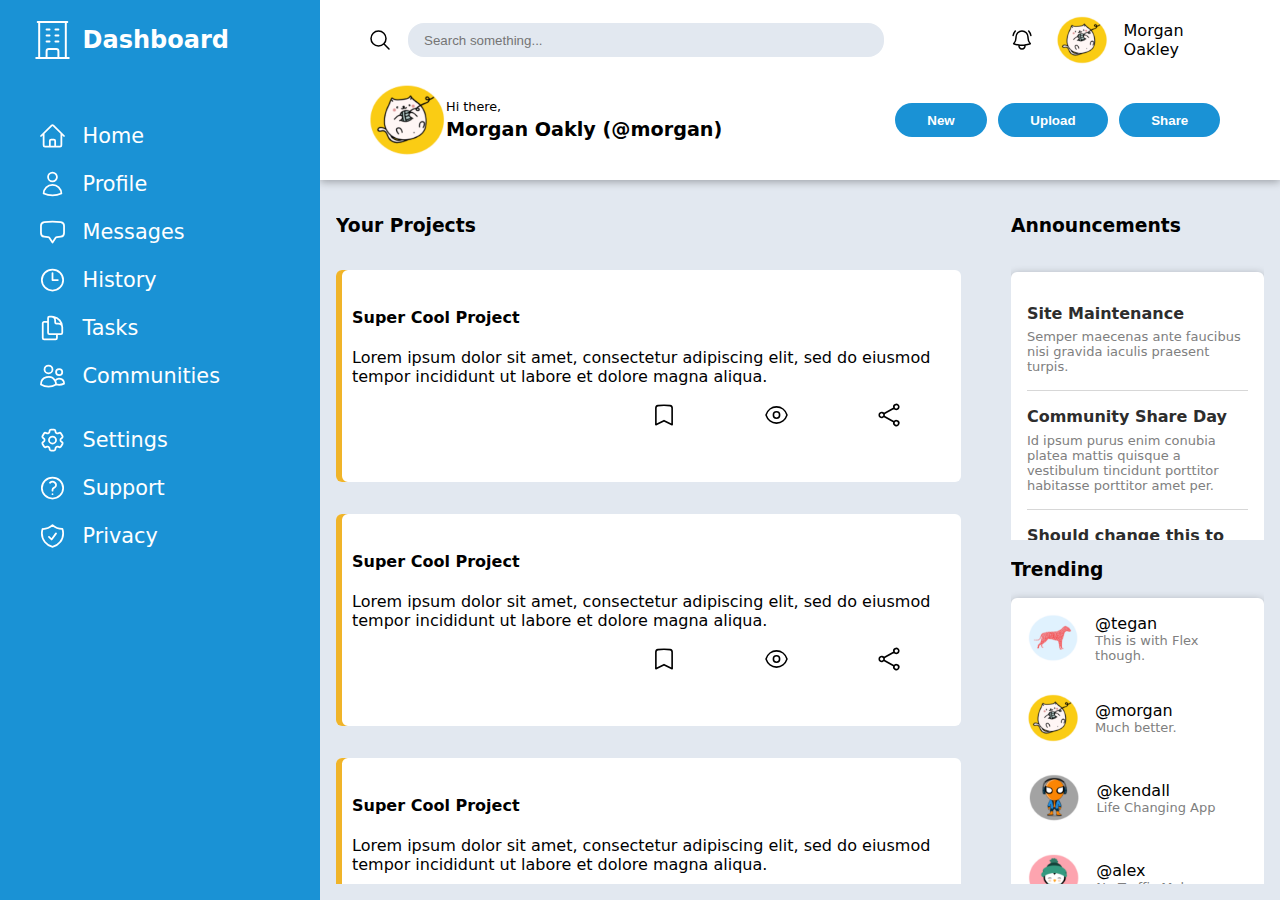
<file: index.html>
<!DOCTYPE html>
<html lang="en">

<head>
    <meta charset="UTF-8">
    <meta name="viewport" content="width=device-width, initial-scale=1.0">
    <title>Admin Dashboard</title>

    <link rel="stylesheet" href="style.css">
</head>

<body>
    <div class="container">

        <!-- Sidebar -->
        <div class="sidebar">

            <!-- Logo section -->
            <div id="logo">
                <img src="img/sidebar/logo.svg" alt="Logo">
                <h2>Dashboard</h2>
            </div>

            <!-- Main links -->
            <div class="main-links">
                <div class="link">
                    <img src="img/sidebar/home.svg" alt="Home" class="link-icon">
                    <p class="link-text">Home</p>
                </div>
                <div class="link">
                    <img src="img/sidebar/profile.svg" alt="Home" class="link-icon">
                    <p class="link-text">Profile</p>
                </div>
                <div class="link">
                    <img src="img/sidebar/message.svg" alt="Home" class="link-icon">
                    <p class="link-text">Messages</p>
                </div>
                <div class="link">
                    <img src="img/sidebar/history.svg" alt="Home" class="link-icon">
                    <p class="link-text">History</p>
                </div>
                <div class="link">
                    <img src="img/sidebar/tasks.svg" alt="Home" class="link-icon">
                    <p class="link-text">Tasks</p>
                </div>
                <div class="link">
                    <img src="img/sidebar/communities.svg" alt="Home" class="link-icon">
                    <p class="link-text">Communities</p>
                </div>
            </div>

            <!-- Help links -->
            <div class="help-links">

                <div class="link">
                    <img src="img/sidebar/settings.svg" alt="Home" class="link-icon">
                    <p class="link-text">Settings</p>
                </div>
                <div class="link">
                    <img src="img/sidebar/support.svg" alt="Home" class="link-icon">
                    <p class="link-text">Support</p>
                </div>
                <div class="link">
                    <img src="img/sidebar/privacy.svg" alt="Home" class="link-icon">
                    <p class="link-text">Privacy</p>
                </div>

            </div>

        </div>

        <!-- Header -->
        <div class="header">

            <!-- Search form -->
            <div id="search-bar">

                <img id="search-icon" src="img/header/search.svg" alt="Search">

                <form action="#">
                    <input type="text" placeholder="Search something..." name="search">
                </form>
            </div>

            <!-- Notifications, profile -->
            <div id="profile">

                <img id="notifications" src="img/header/notification.svg" alt="Notifications">
                <img src="img/profile1.png" alt="Profile picture">
                <p>Morgan Oakley</p>
            </div>

            <div id="profile-big">
                <img src="img/profile1.png" alt="Profile image">
                <div>
                    <p>Hi there,</p>
                    <h3>Morgan Oakly (@morgan)</h3>
                </div>
            </div>

            <!-- 3 buttons -->
            <div id="buttons">
                <button type="button">New</button>
                <button type="button">Upload</button>
                <button type="button">Share</button>
            </div>
        </div>

        <!-- Main content section -->
        <div class="main-content">

            <!-- Your projects section -->
            <div id="project-section">

                <!-- Title -->
                <h3>Your Projects</h3>

                <div id="project-cards">
                    <!-- Project card -->
                    <div class="project-card">
                        <!-- Information -->
                        <div class="project-card-info">
                            <h4>Super Cool Project</h4>
                            <p>Lorem ipsum dolor sit amet, consectetur adipiscing elit, sed do eiusmod tempor incididunt
                                ut labore et
                                dolore magna aliqua.</p>
                        </div>
                        <!-- Actions -->
                        <div class="project-card-actions">
                            <a href="#"><img src="img/main/bookmark.svg" alt=""></a>
                            <a href="#"><img src="img/main/watch.svg" alt=""></a>
                            <a href="#"><img src="img/main/share.svg" alt=""></a>
                        </div>
                    </div>
                    <div class="project-card">
                        <!-- Information -->
                        <div class="project-card-info">
                            <h4>Super Cool Project</h4>
                            <p>Lorem ipsum dolor sit amet, consectetur adipiscing elit, sed do eiusmod tempor incididunt
                                ut labore et
                                dolore magna aliqua.</p>
                        </div>
                        <!-- Actions -->
                        <div class="project-card-actions">
                            <a href="#"><img src="img/main/bookmark.svg" alt=""></a>
                            <a href="#"><img src="img/main/watch.svg" alt=""></a>
                            <a href="#"><img src="img/main/share.svg" alt=""></a>
                        </div>
                    </div>
                    <div class="project-card">
                        <!-- Information -->
                        <div class="project-card-info">
                            <h4>Super Cool Project</h4>
                            <p>Lorem ipsum dolor sit amet, consectetur adipiscing elit, sed do eiusmod tempor incididunt
                                ut labore et
                                dolore magna aliqua.</p>
                        </div>
                        <!-- Actions -->
                        <div class="project-card-actions">
                            <a href="#"><img src="img/main/bookmark.svg" alt=""></a>
                            <a href="#"><img src="img/main/watch.svg" alt=""></a>
                            <a href="#"><img src="img/main/share.svg" alt=""></a>
                        </div>
                    </div>
                    <div class="project-card">
                        <!-- Information -->
                        <div class="project-card-info">
                            <h4>Super Cool Project</h4>
                            <p>Lorem ipsum dolor sit amet, consectetur adipiscing elit, sed do eiusmod tempor incididunt
                                ut labore et
                                dolore magna aliqua.</p>
                        </div>
                        <!-- Actions -->
                        <div class="project-card-actions">
                            <a href="#"><img src="img/main/bookmark.svg" alt=""></a>
                            <a href="#"><img src="img/main/watch.svg" alt=""></a>
                            <a href="#"><img src="img/main/share.svg" alt=""></a>
                        </div>
                    </div>
                    <div class="project-card">
                        <!-- Information -->
                        <div class="project-card-info">
                            <h4>Super Cool Project</h4>
                            <p>Lorem ipsum dolor sit amet, consectetur adipiscing elit, sed do eiusmod tempor incididunt
                                ut labore et
                                dolore magna aliqua.</p>
                        </div>
                        <!-- Actions -->
                        <div class="project-card-actions">
                            <a href="#"><img src="img/main/bookmark.svg" alt=""></a>
                            <a href="#"><img src="img/main/watch.svg" alt=""></a>
                            <a href="#"><img src="img/main/share.svg" alt=""></a>
                        </div>
                    </div>
                    <div class="project-card">
                        <!-- Information -->
                        <div class="project-card-info">
                            <h4>Super Cool Project</h4>
                            <p>Lorem ipsum dolor sit amet, consectetur adipiscing elit, sed do eiusmod tempor incididunt
                                ut labore et
                                dolore magna aliqua.</p>
                        </div>
                        <!-- Actions -->
                        <div class="project-card-actions">
                            <a href="#"><img src="img/main/bookmark.svg" alt=""></a>
                            <a href="#"><img src="img/main/watch.svg" alt=""></a>
                            <a href="#"><img src="img/main/share.svg" alt=""></a>
                        </div>
                    </div>
                </div>
            </div>

            <div id="announcement-section">
                <!-- Title -->
                <h3>Announcements</h3>
                <!-- Contents -->
                <div id="announcement-content">

                    <!-- Announcement -->
                    <div class="announcement">
                        <h4>Site Maintenance</h4>
                        <p>Semper maecenas ante faucibus nisi gravida iaculis praesent turpis.</p>
                    </div>
                    <div class="announcement">
                        <h4>Community Share Day</h4>
                        <p>Id ipsum purus enim conubia platea mattis quisque a vestibulum tincidunt porttitor habitasse
                            porttitor
                            amet per.</p>
                    </div>
                    <div class="announcement">
                        <h4>Should change this to Flex</h4>
                        <p>Can't make this section take the size of its content with Grid.</p>
                    </div>
                </div>
            </div>

            <!-- Trending section -->
            <div id="trending-section">
                <!-- Title -->
                <h3>Trending</h3>
                <!-- Contents -->
                <div id="trending-content">

                    <div class="trending-row">
                        <img src="img/profile2.png" alt="Profile">
                        <div>
                            <p class="trending-title">@tegan</p>
                            <p class="trending-subtitle">This is with Flex though.</p>
                        </div>
                    </div> 

                    <div class="trending-row">
                        <img src="img/profile1.png" alt="Profile">
                        <div>
                            <p class="trending-title">@morgan</p>
                            <p class="trending-subtitle">Much better.</p>
                        </div>
                    </div>

                    <div class="trending-row">
                        <img src="img/profile3.png" alt="Profile">
                        <div>
                            <p class="trending-title">@kendall</p>
                            <p class="trending-subtitle">Life Changing App</p>
                        </div>
                    </div>

                    <div class="trending-row">
                        <img src="img/profile4.png" alt="Profile">
                        <div>
                            <p class="trending-title">@alex</p>
                            <p class="trending-subtitle">No Traffic Maker</p>
                        </div>
                    </div>

                </div>
            </div>
        </div>

    </div>
</body>

</html>
</file>
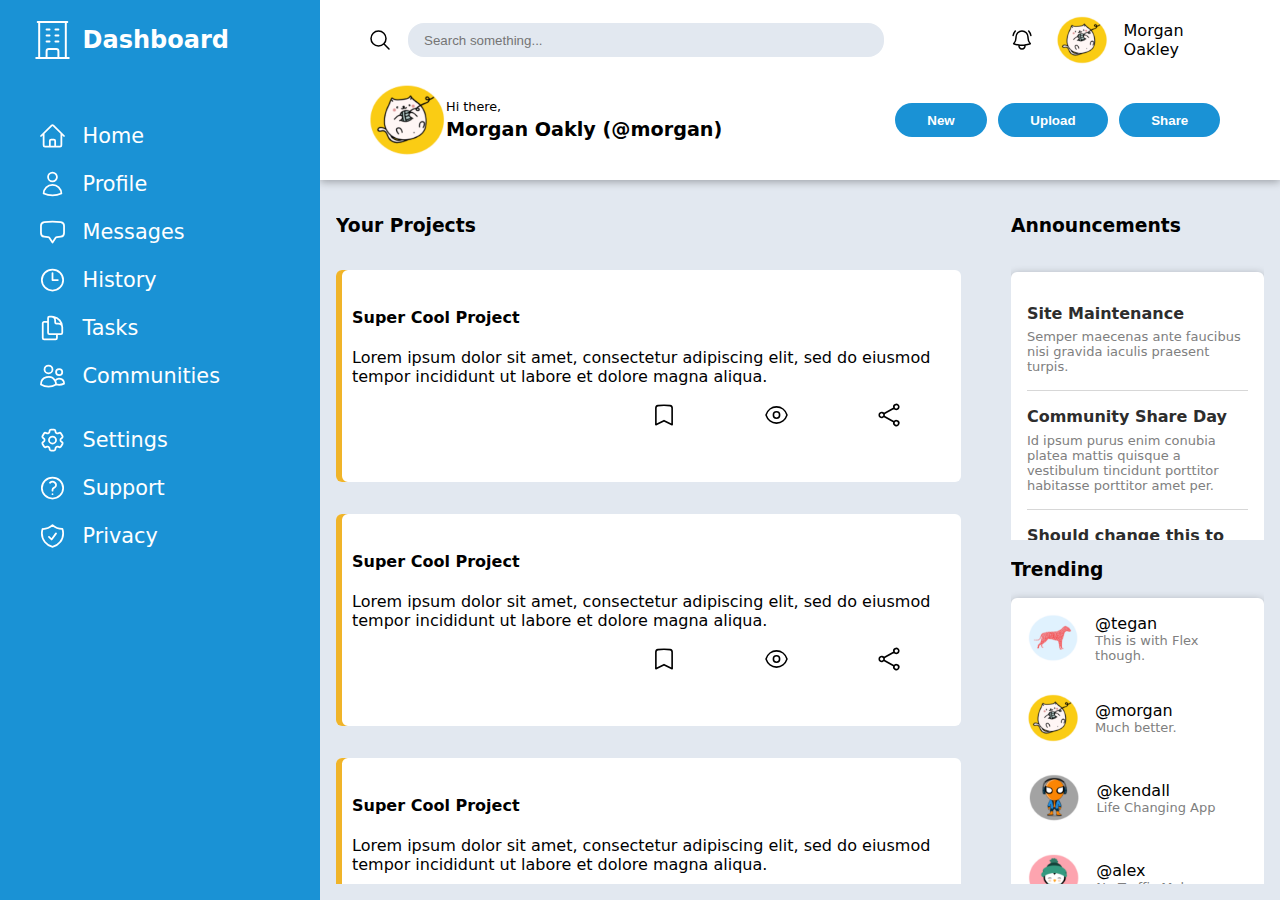
<file: dashboard.html>
<!DOCTYPE html>
<html lang="en">

<head>
    <meta charset="UTF-8">
    <meta name="viewport" content="width=device-width, initial-scale=1.0">
    <title>Admin Dashboard</title>

    <link rel="stylesheet" href="style.css">
</head>

<body>
    <div class="container">

        <!-- Sidebar -->
        <div class="sidebar">

            <!-- Logo section -->
            <div id="logo">
                <img src="img/sidebar/logo.svg" alt="Logo">
                <h2>Dashboard</h2>
            </div>

            <!-- Main links -->
            <div class="main-links">
                <div class="link">
                    <img src="img/sidebar/home.svg" alt="Home" class="link-icon">
                    <p class="link-text">Home</p>
                </div>
                <div class="link">
                    <img src="img/sidebar/profile.svg" alt="Home" class="link-icon">
                    <p class="link-text">Profile</p>
                </div>
                <div class="link">
                    <img src="img/sidebar/message.svg" alt="Home" class="link-icon">
                    <p class="link-text">Messages</p>
                </div>
                <div class="link">
                    <img src="img/sidebar/history.svg" alt="Home" class="link-icon">
                    <p class="link-text">History</p>
                </div>
                <div class="link">
                    <img src="img/sidebar/tasks.svg" alt="Home" class="link-icon">
                    <p class="link-text">Tasks</p>
                </div>
                <div class="link">
                    <img src="img/sidebar/communities.svg" alt="Home" class="link-icon">
                    <p class="link-text">Communities</p>
                </div>
            </div>

            <!-- Help links -->
            <div class="help-links">

                <div class="link">
                    <img src="img/sidebar/settings.svg" alt="Home" class="link-icon">
                    <p class="link-text">Settings</p>
                </div>
                <div class="link">
                    <img src="img/sidebar/support.svg" alt="Home" class="link-icon">
                    <p class="link-text">Support</p>
                </div>
                <div class="link">
                    <img src="img/sidebar/privacy.svg" alt="Home" class="link-icon">
                    <p class="link-text">Privacy</p>
                </div>

            </div>

        </div>

        <!-- Header -->
        <div class="header">

            <!-- Search form -->
            <div id="search-bar">

                <img id="search-icon" src="img/header/search.svg" alt="Search">

                <form action="#">
                    <input type="text" placeholder="Search something..." name="search">
                </form>
            </div>

            <!-- Notifications, profile -->
            <div id="profile">

                <img id="notifications" src="img/header/notification.svg" alt="Notifications">
                <img src="img/profile1.png" alt="Profile picture">
                <p>Morgan Oakley</p>
            </div>

            <div id="profile-big">
                <img src="img/profile1.png" alt="Profile image">
                <div>
                    <p>Hi there,</p>
                    <h3>Morgan Oakly (@morgan)</h3>
                </div>
            </div>

            <!-- 3 buttons -->
            <div id="buttons">
                <button type="button">New</button>
                <button type="button">Upload</button>
                <button type="button">Share</button>
            </div>
        </div>

        <!-- Main content section -->
        <div class="main-content">

            <!-- Your projects section -->
            <div id="project-section">

                <!-- Title -->
                <h3>Your Projects</h3>

                <div id="project-cards">
                    <!-- Project card -->
                    <div class="project-card">
                        <!-- Information -->
                        <div class="project-card-info">
                            <h4>Super Cool Project</h4>
                            <p>Lorem ipsum dolor sit amet, consectetur adipiscing elit, sed do eiusmod tempor incididunt
                                ut labore et
                                dolore magna aliqua.</p>
                        </div>
                        <!-- Actions -->
                        <div class="project-card-actions">
                            <a href="#"><img src="img/main/bookmark.svg" alt=""></a>
                            <a href="#"><img src="img/main/watch.svg" alt=""></a>
                            <a href="#"><img src="img/main/share.svg" alt=""></a>
                        </div>
                    </div>
                    <div class="project-card">
                        <!-- Information -->
                        <div class="project-card-info">
                            <h4>Super Cool Project</h4>
                            <p>Lorem ipsum dolor sit amet, consectetur adipiscing elit, sed do eiusmod tempor incididunt
                                ut labore et
                                dolore magna aliqua.</p>
                        </div>
                        <!-- Actions -->
                        <div class="project-card-actions">
                            <a href="#"><img src="img/main/bookmark.svg" alt=""></a>
                            <a href="#"><img src="img/main/watch.svg" alt=""></a>
                            <a href="#"><img src="img/main/share.svg" alt=""></a>
                        </div>
                    </div>
                    <div class="project-card">
                        <!-- Information -->
                        <div class="project-card-info">
                            <h4>Super Cool Project</h4>
                            <p>Lorem ipsum dolor sit amet, consectetur adipiscing elit, sed do eiusmod tempor incididunt
                                ut labore et
                                dolore magna aliqua.</p>
                        </div>
                        <!-- Actions -->
                        <div class="project-card-actions">
                            <a href="#"><img src="img/main/bookmark.svg" alt=""></a>
                            <a href="#"><img src="img/main/watch.svg" alt=""></a>
                            <a href="#"><img src="img/main/share.svg" alt=""></a>
                        </div>
                    </div>
                    <div class="project-card">
                        <!-- Information -->
                        <div class="project-card-info">
                            <h4>Super Cool Project</h4>
                            <p>Lorem ipsum dolor sit amet, consectetur adipiscing elit, sed do eiusmod tempor incididunt
                                ut labore et
                                dolore magna aliqua.</p>
                        </div>
                        <!-- Actions -->
                        <div class="project-card-actions">
                            <a href="#"><img src="img/main/bookmark.svg" alt=""></a>
                            <a href="#"><img src="img/main/watch.svg" alt=""></a>
                            <a href="#"><img src="img/main/share.svg" alt=""></a>
                        </div>
                    </div>
                    <div class="project-card">
                        <!-- Information -->
                        <div class="project-card-info">
                            <h4>Super Cool Project</h4>
                            <p>Lorem ipsum dolor sit amet, consectetur adipiscing elit, sed do eiusmod tempor incididunt
                                ut labore et
                                dolore magna aliqua.</p>
                        </div>
                        <!-- Actions -->
                        <div class="project-card-actions">
                            <a href="#"><img src="img/main/bookmark.svg" alt=""></a>
                            <a href="#"><img src="img/main/watch.svg" alt=""></a>
                            <a href="#"><img src="img/main/share.svg" alt=""></a>
                        </div>
                    </div>
                    <div class="project-card">
                        <!-- Information -->
                        <div class="project-card-info">
                            <h4>Super Cool Project</h4>
                            <p>Lorem ipsum dolor sit amet, consectetur adipiscing elit, sed do eiusmod tempor incididunt
                                ut labore et
                                dolore magna aliqua.</p>
                        </div>
                        <!-- Actions -->
                        <div class="project-card-actions">
                            <a href="#"><img src="img/main/bookmark.svg" alt=""></a>
                            <a href="#"><img src="img/main/watch.svg" alt=""></a>
                            <a href="#"><img src="img/main/share.svg" alt=""></a>
                        </div>
                    </div>
                </div>
            </div>

            <div id="announcement-section">
                <!-- Title -->
                <h3>Announcements</h3>
                <!-- Contents -->
                <div id="announcement-content">

                    <!-- Announcement -->
                    <div class="announcement">
                        <h4>Site Maintenance</h4>
                        <p>Semper maecenas ante faucibus nisi gravida iaculis praesent turpis.</p>
                    </div>
                    <div class="announcement">
                        <h4>Community Share Day</h4>
                        <p>Id ipsum purus enim conubia platea mattis quisque a vestibulum tincidunt porttitor habitasse
                            porttitor
                            amet per.</p>
                    </div>
                    <div class="announcement">
                        <h4>Should change this to Flex</h4>
                        <p>Can't make this section take the size of its content with Grid.</p>
                    </div>
                </div>
            </div>

            <!-- Trending section -->
            <div id="trending-section">
                <!-- Title -->
                <h3>Trending</h3>
                <!-- Contents -->
                <div id="trending-content">

                    <div class="trending-row">
                        <img src="img/profile2.png" alt="Profile">
                        <div>
                            <p class="trending-title">@tegan</p>
                            <p class="trending-subtitle">This is with Flex though.</p>
                        </div>
                    </div>

                    <div class="trending-row">
                        <img src="img/profile1.png" alt="Profile">
                        <div>
                            <p class="trending-title">@morgan</p>
                            <p class="trending-subtitle">Much better.</p>
                        </div>
                    </div>

                    <div class="trending-row">
                        <img src="img/profile3.png" alt="Profile">
                        <div>
                            <p class="trending-title">@kendall</p>
                            <p class="trending-subtitle">Life Changing App</p>
                        </div>
                    </div>

                    <div class="trending-row">
                        <img src="img/profile4.png" alt="Profile">
                        <div>
                            <p class="trending-title">@alex</p>
                            <p class="trending-subtitle">No Traffic Maker</p>
                        </div>
                    </div>

                </div>
            </div>
        </div>

    </div>
</body>

</html>
</file>
<file: style.css>
:root {
    /* Some nice font */
    font-family: system-ui, -apple-system, BlinkMacSystemFont, 'Segoe UI', Roboto, Oxygen, Ubuntu, Cantarell, 'Open Sans', 'Helvetica Neue', sans-serif;
}

body {
    margin: 0;
}

/* Main page container */
.container {
    display: grid;

    grid-template-columns: 320px 5fr;
    grid-template-rows: 180px 6fr;

    height: 100vh;
    /* Whole screen height */
    width: 100vw;
}

.sidebar {
    display: grid;
    grid-template: 80px 1fr 1fr 1fr / 1fr;

    grid-area: 1 / 1 / 3 / 2;

    background-color: rgb(26 146 213);
    color: white;

    gap: 1rem;

    /* Some top padding */
    padding-top: 1rem;
}

/* Sidebar stuff */
#logo {
    grid-area: 1 / 1 / 2 / 2;

    display: flex;

    height: 3rem;
    padding: 0 1.6rem;

    justify-content: start;
    align-items: center;

    gap: 0.2rem;
}

#logo img {
    height: 100%;
    width: 20%;
}

.link {
    display: flex;
    justify-content: start;
    align-items: center;
    gap: 0.2rem;

    height: 3rem;

    padding: 0 1.6rem;
}

.link:hover {
    background-color: rgb(67 166 236);
    cursor: pointer;
    transition: background-color 100ms ease-in-out;
}

.link:active {
    background-color: rgb(131, 202, 254);
}

.link-icon {
    width: 20%;
    height: 60%;
}

.link-text {
    font-size: 1.3rem;
}

/* Header stuff */
.header {
    grid-area: 1 / 2 / 2 / 3;

    background-color: rgb(255 255 255);

    display: grid;
    grid-template: 80px 80px / 80px 5fr 4fr;

    padding: 0 3rem;

    box-shadow: 0 2px 8px rgba(0, 0, 0, 0.3); /* Add drop shadow */
    clip-path: inset(0 0 -320px 0); /* Clip shadow to main content section */
}

.header #search-bar {
    grid-area: 1 / 1 / 2 / 3; 

    height: 100%;

    display: flex;
    flex-direction: row;
    justify-content: start;
    align-items: center;

    gap: 1rem;
}

/* Make the searchbar take the full width of the grid columns */
.header #search-bar form {
    display: flex;
    width: 100%;
    box-sizing: border-box;
}
    
/* Searchbox styling */
.header #search-bar input {
    border: none;
    border-radius: 1rem;

    background-color: rgb(226 232 240);

    height: 2rem;

    padding-left: 1rem;

    /* Makes the bar grow until full width */
    flex-grow: 1;
}

.header #search-bar input:focus {
    border: none;
}

/* Icons */
.header #search-icon {
    height: 30%;
    width: auto;
}

.header #notifications {
    grid-area: 1 / 3 / 2 / 4;

    height: 30%;
    width: auto;
}

.header #profile {
    grid-area: 1 / 3 / 2 / 4;

    display: flex;
    justify-content: start;
    align-items: center;

    padding: 0 0 0 120px;
}

.header #profile #notifications {
    width: 40px;
    height: 30%;
}

.header #profile img {
    height: 60%;
    padding: 0 1rem 0 0;
}

.header #profile p {
    font-size: 1rem;
    font-weight: 500;
}

.header #profile-big {
    grid-area: 2 / 1 / 3 / 3;

    display: flex;
    justify-content: start;
    align-items: center;
}

.header #profile-big img {
    height: 90%;
}

.header #profile-big > div {
    display: flex;
    flex-direction: column;
    gap: 0.2rem;
}

.header #profile-big h3 {
    margin: 0;
    font-size: 1.2rem;
}

.header #profile-big p {
    margin: 0;
    font-size: 0.8rem;
    font-weight: 500;
}

.header #buttons {
    grid-area: 2 / 3 / 3 / 4;

    display: flex;
    align-items: center;
    justify-content: space-evenly;
}

.header button {
    border: none;
    border-radius: 999px;
    background-color: rgb(26 146 213);
    color: white;
    font-weight: 600;
    padding: 0.6rem 2rem;
}

button:hover {
    background-color: rgb(67 166 236);
    cursor: pointer;
    transition: background-color 100ms ease-in-out;
}    

button:active {
    background-color: rgb(131, 202, 254);
}

/* Main content section */
.main-content {
    grid-area: 2 / 2 / 3 / 3;

    background-color: rgb(226 232 240);

    display: grid;
    grid-template: 1fr 1fr / 4fr 4fr 3fr;

    overflow: auto;
    padding: 1rem;
}

.main-content #project-section {
    grid-area: 1 / 1 / 3 / 3;

    overflow-y: auto;
    padding-right: 1rem; /* Add some padding to avoid scrollbar overlay */
}

.main-content #project-section h3 {
    grid-area: 1 / 1 / 3 / 2;
}

.main-content #project-cards {
    grid-area: 2 / 1 / 3 / 3;

    display: grid;
    grid-template-columns: repeat(auto-fit, minmax(360px, 1fr));
    grid-template-rows: 1fr;

    gap: 0 1rem;
}

.main-content #announcement-section, #trending-section {
    grid-area: auto / 3 / span 1 / span 1;
    overflow: hidden;
    display: flex;
    flex-direction: column;
}

.project-card {
    background-color: white;
    border-radius: 6px;

    box-shadow: 0 2px 8px rgba(0, 0, 0, 0.3); /* Add drop shadow */
    box-shadow: 6px 0px rgb(240 180 41) inset;

    /* width: 360px; */
    width: 90%;
    height: 180px;

    margin: 1rem 0;
    padding: 1rem;

    display: flex;
    flex-direction: column;
}

.project-card-actions {
    display: flex;
    align-items: center;
    justify-content: space-around;

    /* height: 3rem; */
    padding: 0 0 0 16rem;
}

.project-card-actions a {
    height: 1.6rem;
    width: 1.6rem; 
}

.project-card-actions a img {
    height: 100%;
    width: 100%;
}

/* Announcements */
.main-content #announcement-section {
    display: grid;
    grid-template-rows: 60px 1fr;
    /* grid-template-rows: auto 1fr; */

}

.main-content #announcement-section h3 {
    grid-area: 1 / 1 / 2 / 2;
}

.main-content #announcement-section #announcement-content {
    grid-area: 2 / 1 / 3 / 2;

    background-color: white;
    border-radius: 6px;
    box-shadow: 0 2px 8px rgba(0, 0, 0, 0.3); /* Add drop shadow */

    margin: 1rem 0;
    padding: 1rem;

    display: flex;
    flex-direction: column;
    align-items: center;
    /* justify-content: space-evenly; */

    height: auto;
}

.announcement h4 {
    color: rgb(45, 45, 45);
    margin: 0 0 0.4rem 0;
}

.announcement p {
    color: gray;
    font-size: small;
    margin: 0;
}

/* For the dividing line, add for every child, then reset for last child */
.announcement {
    padding: 1rem 0;

    border-bottom: 1px solid rgb(215 215 215);
}
.announcement:last-child {
    border: none;
}

/* Trending section */
#trending-section {
}

#trending-content {
    display: flex;
    flex-direction: column;

    
    background-color: white;
    border-radius: 6px;
    box-shadow: 0 2px 8px rgba(0, 0, 0, 0.3); /* Add drop shadow */

    height: auto;
    width: 100%;
}


.trending-row {
    height: 3rem;

    display: flex;
    justify-content: start;
    align-items: center;
    width: auto;

    padding: 0 1rem;
    margin: 1rem 0;
}

.trending-row img {
    height: 100%;
    margin: 0 1rem 0 0;
}

.trending-title {
    margin: 0;
}

.trending-subtitle {
    margin: 0;
    font-size: small;
    color: gray;
}
</file>
